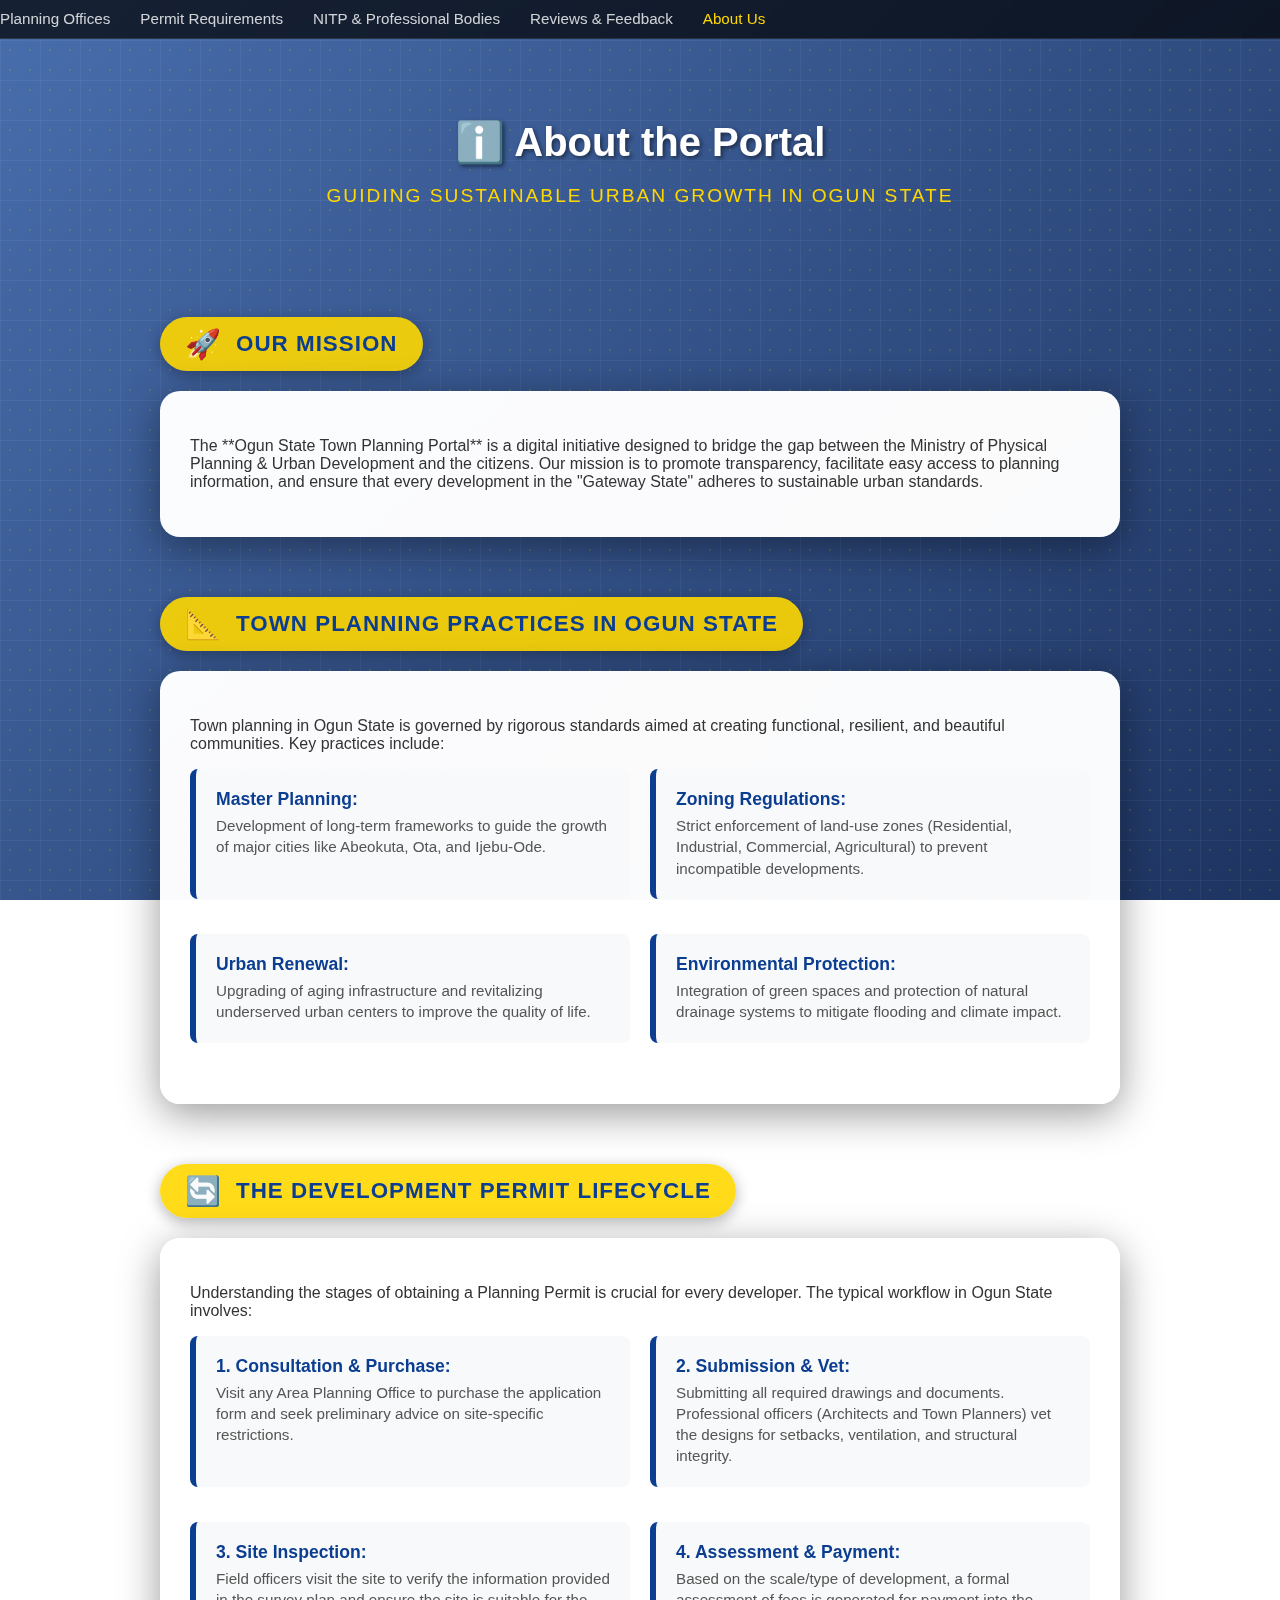
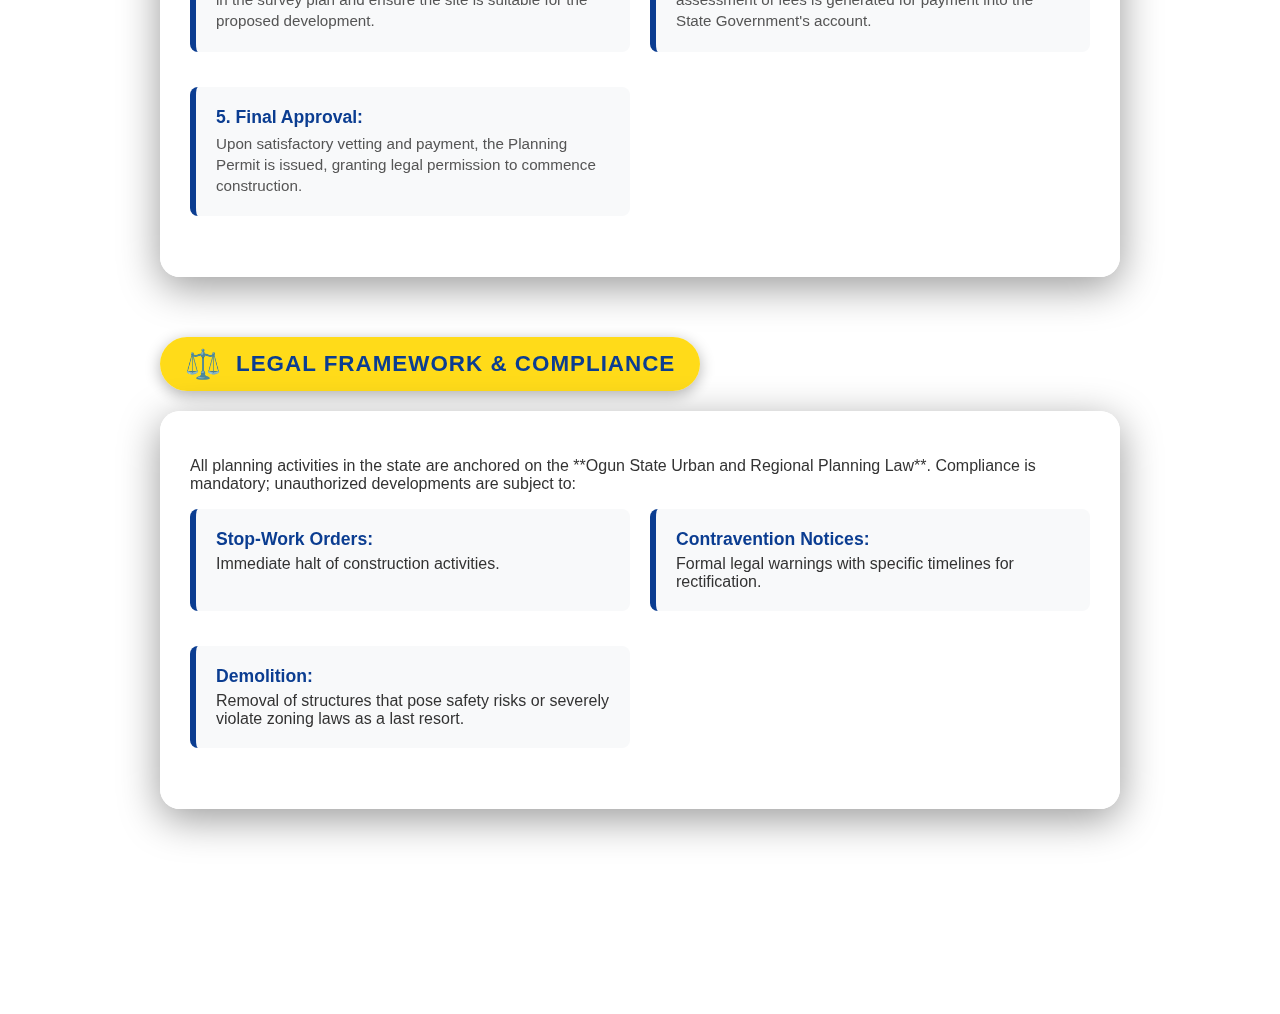
<file: about.html>
<!DOCTYPE html>
<html lang="en">

<head>
    <meta charset="UTF-8">
    <meta name="viewport" content="width=device-width, initial-scale=1.0">
    <title>About Us – Ogun State Town Planning Portal</title>
    <link rel="stylesheet" href="style.css">
    <link rel="manifest" href="manifest.json">
    <meta name="theme-color" content="#0b3d91">
    <meta name="mobile-web-app-capable" content="yes">
    <meta name="apple-mobile-web-app-status-bar-style" content="black-translucent">
</head>

<body>
    <nav class="main-nav">
        <ul>
            <li><a href="index.html">Planning Offices</a></li>
            <li><a href="requirements.html">Permit Requirements</a></li>
            <li><a href="nitp.html">NITP & Professional Bodies</a></li>
            <li><a href="reviews.html">Reviews & Feedback</a></li>
            <li><a href="about.html" class="active">About Us</a></li>
        </ul>
    </nav>

    <header>
        <h1>ℹ️ About the Portal</h1>
        <p class="subtitle">Guiding Sustainable Urban Growth in Ogun State</p>
    </header>

    <main class="requirements-container">
        <!-- Our Mission Section -->
        <section class="request-section">
            <div class="section-title">
                <span class="icon">🚀</span>
                <h2>Our Mission</h2>
            </div>
            <div class="info-card">
                <p>The **Ogun State Town Planning Portal** is a digital initiative designed to bridge the gap between
                    the Ministry of Physical Planning & Urban Development and the citizens. Our mission is to promote
                    transparency, facilitate easy access to planning information, and ensure that every development in
                    the "Gateway State" adheres to sustainable urban standards.</p>
            </div>
        </section>

        <!-- Planning Practices Section -->
        <section class="request-section">
            <div class="section-title">
                <span class="icon">📐</span>
                <h2>Town Planning Practices in Ogun State</h2>
            </div>
            <div class="info-card">
                <p>Town planning in Ogun State is governed by rigorous standards aimed at creating functional,
                    resilient, and beautiful communities. Key practices include:</p>
                <ul class="doc-list">
                    <li>
                        <strong>Master Planning:</strong>
                        <p>Development of long-term frameworks to guide the growth of major cities like Abeokuta, Ota,
                            and Ijebu-Ode.</p>
                    </li>
                    <li>
                        <strong>Zoning Regulations:</strong>
                        <p>Strict enforcement of land-use zones (Residential, Industrial, Commercial, Agricultural) to
                            prevent incompatible developments.</p>
                    </li>
                    <li>
                        <strong>Urban Renewal:</strong>
                        <p>Upgrading of aging infrastructure and revitalizing underserved urban centers to improve the
                            quality of life.</p>
                    </li>
                    <li>
                        <strong>Environmental Protection:</strong>
                        <p>Integration of green spaces and protection of natural drainage systems to mitigate flooding
                            and climate impact.</p>
                    </li>
                </ul>
            </div>
        </section>

        <!-- Permit Processing Lifecycle -->
        <section class="request-section">
            <div class="section-title">
                <span class="icon">🔄</span>
                <h2>The Development Permit Lifecycle</h2>
            </div>
            <div class="info-card">
                <p>Understanding the stages of obtaining a Planning Permit is crucial for every developer. The typical
                    workflow in Ogun State involves:</p>
                <ul class="doc-list">
                    <li>
                        <strong>1. Consultation & Purchase:</strong>
                        <p>Visit any Area Planning Office to purchase the application form and seek preliminary advice
                            on site-specific restrictions.</p>
                    </li>
                    <li>
                        <strong>2. Submission & Vet:</strong>
                        <p>Submitting all required drawings and documents. Professional officers (Architects and Town
                            Planners) vet the designs for setbacks, ventilation, and structural integrity.</p>
                    </li>
                    <li>
                        <strong>3. Site Inspection:</strong>
                        <p>Field officers visit the site to verify the information provided in the survey plan and
                            ensure the site is suitable for the proposed development.</p>
                    </li>
                    <li>
                        <strong>4. Assessment & Payment:</strong>
                        <p>Based on the scale/type of development, a formal assessment of fees is generated for payment
                            into the State Government's account.</p>
                    </li>
                    <li>
                        <strong>5. Final Approval:</strong>
                        <p>Upon satisfactory vetting and payment, the Planning Permit is issued, granting legal
                            permission to commence construction.</p>
                    </li>
                </ul>
            </div>
        </section>

        <!-- Legal Framework -->
        <section class="request-section">
            <div class="section-title">
                <span class="icon">⚖️</span>
                <h2>Legal Framework & Compliance</h2>
            </div>
            <div class="info-card">
                <p>All planning activities in the state are anchored on the **Ogun State Urban and Regional Planning
                    Law**. Compliance is mandatory; unauthorized developments are subject to:</p>
                <ul class="doc-list">
                    <li><strong>Stop-Work Orders:</strong> Immediate halt of construction activities.</li>
                    <li><strong>Contravention Notices:</strong> Formal legal warnings with specific timelines for
                        rectification.</li>
                    <li><strong>Demolition:</strong> Removal of structures that pose safety risks or severely violate
                        zoning laws as a last resort.</li>
                </ul>
            </div>
        </section>
    </main>

    <footer>
        <p>© 2026 Ogun State Planning Directory • Ministry of Physical Planning and Urban Development</p>
    </footer>

    <script src="script.js"></script>
</body>

</html>
</file>
<file: style.css>
* {
    box-sizing: border-box;
    font-family: 'Inter', -apple-system, BlinkMacSystemFont, "Segoe UI", Roboto, Helvetica, Arial, sans-serif;
}

.main-nav {
    background: rgba(0, 0, 0, 0.7);
    backdrop-filter: blur(15px);
    padding: 10px 0;
    position: sticky;
    top: 0;
    z-index: 1000;
    border-bottom: 1px solid rgba(255, 255, 255, 0.1);
}

.nav-container {
    max-width: 1200px;
    margin: 0 auto;
    padding: 0 20px;
    display: flex;
    justify-content: space-between;
    align-items: center;
}

.logo-link {
    text-decoration: none;
    display: flex;
    align-items: center;
}

.logo-text {
    font-size: 1.2rem;
    font-weight: 800;
    color: #FFD700;
    text-transform: uppercase;
    letter-spacing: 1.5px;
    text-shadow: 2px 2px 4px rgba(0, 0, 0, 0.4);
    white-space: nowrap;
    display: flex;
    align-items: center;
    gap: 8px;
}

.logo-text::before {
    content: "🏛️";
    font-size: 1.4rem;
}

.main-nav ul {
    list-style: none;
    margin: 0;
    padding: 0;
    display: flex;
    gap: 30px;
}

.main-nav a {
    color: #fff;
    text-decoration: none;
    font-weight: 500;
    font-size: 0.95rem;
    transition: all 0.3s;
    opacity: 0.8;
}

.main-nav a:hover,
.main-nav a.active {
    color: #FFD700;
    opacity: 1;
}

.menu-toggle {
    display: none;
    flex-direction: column;
    justify-content: space-between;
    width: 30px;
    height: 21px;
    background: transparent;
    border: none;
    cursor: pointer;
    padding: 0;
}

.menu-toggle span {
    width: 100%;
    height: 3px;
    background-color: #FFD700;
    transition: all 0.3s ease;
    border-radius: 3px;
}

body {
    margin: 0;
    min-height: 100vh;
    /* Premium Smart City Cinematic Background */
    background: linear-gradient(135deg, rgba(11, 61, 145, 0.75), rgba(5, 30, 80, 0.9)),
        url('https://images.unsplash.com/photo-1486406146926-c627a92ad1ab?q=80&w=2500&auto=format&fit=crop');
    background-size: cover;
    background-position: center;
    background-attachment: fixed;
    color: #fff;
    display: flex;
    flex-direction: column;
    overflow-x: hidden;
    animation: backgroundShift 20s infinite alternate ease-in-out;
}

/* Technical Planning Grid Overlay */
body::before {
    content: "";
    position: fixed;
    top: 0;
    left: 0;
    width: 100%;
    height: 100%;
    background-image:
        linear-gradient(rgba(255, 255, 255, 0.05) 1px, transparent 1px),
        linear-gradient(90deg, rgba(255, 255, 255, 0.05) 1px, transparent 1px);
    background-size: 40px 40px;
    z-index: -1;
    pointer-events: none;
}

/* Blueprint Dot Pattern Overlay */
body::after {
    content: "";
    position: fixed;
    top: 0;
    left: 0;
    width: 100%;
    height: 100%;
    background-image: radial-gradient(rgba(255, 215, 0, 0.15) 1px, transparent 0);
    background-size: 20px 20px;
    z-index: -1;
    pointer-events: none;
}

@keyframes backgroundShift {
    from {
        background-position: 50% 50%;
    }

    to {
        background-position: 55% 55%;
    }
}

header {
    padding: 60px 20px;
    text-align: center;
}

header h1 {
    font-size: 2.5rem;
    margin: 20px 0 10px;
    text-shadow: 2px 2px 4px rgba(0, 0, 0, 0.5);
    font-weight: 800;
}

.subtitle {
    font-size: 1.2rem;
    color: #FFD700;
    margin-bottom: 30px;
    font-weight: 500;
    text-transform: uppercase;
    letter-spacing: 2px;
}

.logo-container {
    display: flex;
    justify-content: center;
    gap: 30px;
    margin-bottom: 20px;
}

.logo {
    height: 80px;
    width: auto;
    object-fit: contain;
    filter: drop-shadow(0 4px 8px rgba(0, 0, 0, 0.3));
    background: rgba(255, 255, 255, 0.1);
    padding: 10px;
    border-radius: 12px;
}

.search-container {
    display: flex;
    max-width: 650px;
    margin: 0 auto;
    background: rgba(255, 255, 255, 0.15);
    padding: 6px;
    border-radius: 60px;
    backdrop-filter: blur(15px);
    border: 1px solid rgba(255, 255, 255, 0.25);
    box-shadow: 0 15px 35px rgba(0, 0, 0, 0.4);
    transition: all 0.4s cubic-bezier(0.175, 0.885, 0.32, 1.275);
}

.search-container:focus-within {
    transform: scale(1.02);
    background: rgba(255, 255, 255, 0.2);
    border-color: #FFD700;
    box-shadow: 0 0 30px rgba(255, 215, 0, 0.3), 0 15px 45px rgba(0, 0, 0, 0.5);
}

header input {
    flex-grow: 1;
    padding: 12px 30px;
    border-radius: 60px 0 0 60px;
    border: none;
    outline: none;
    font-size: 1.1rem;
    background: transparent;
    color: #fff;
    font-weight: 500;
}

header input::placeholder {
    color: rgba(255, 255, 255, 0.6);
}

#searchBtn {
    padding: 12px 40px;
    border-radius: 60px;
    border: none;
    background: linear-gradient(135deg, #FFD700, #FFB900);
    color: #0b3d91;
    font-weight: 800;
    text-transform: uppercase;
    letter-spacing: 1px;
    cursor: pointer;
    font-size: 0.9rem;
    box-shadow: 0 4px 15px rgba(255, 215, 0, 0.4);
    transition: all 0.3s ease;
    display: flex;
    align-items: center;
    gap: 8px;
}

#searchBtn:hover {
    background: linear-gradient(135deg, #FFF, #FFD700);
    transform: translateY(-2px);
    box-shadow: 0 8px 25px rgba(255, 215, 0, 0.6);
}

#searchBtn:active {
    transform: translateY(0);
}

/* Feedback Form Styles */
.feedback-form {
    display: flex;
    flex-direction: column;
    gap: 20px;
}

.form-group {
    display: flex;
    flex-direction: column;
    gap: 8px;
}

.form-group label {
    font-weight: 600;
    color: #0b3d91;
}

.form-group input,
.form-group select,
.form-group textarea {
    padding: 12px 15px;
    border-radius: 8px;
    border: 1px solid #ddd;
    font-size: 1rem;
    outline: none;
    transition: border-color 0.3s, box-shadow 0.3s;
}

.form-group input:focus,
.form-group select:focus,
.form-group textarea:focus {
    border-color: #FFD700;
    box-shadow: 0 0 10px rgba(255, 215, 0, 0.2);
}

/* Star Rating Style */
.rating-input {
    display: flex;
    flex-direction: row-reverse;
    justify-content: flex-end;
    gap: 5px;
}

.rating-input input {
    display: none;
}

.rating-input label {
    font-size: 2rem;
    color: #ddd;
    cursor: pointer;
    transition: color 0.3s;
}

.rating-input label:hover,
.rating-input label:hover~label,
.rating-input input:checked~label {
    color: #FFD700;
}

/* Reviews Grid */
.reviews-grid {
    display: grid;
    grid-template-columns: repeat(auto-fill, minmax(300px, 1fr));
    gap: 20px;
}

.review-card {
    background: rgba(255, 255, 255, 0.98);
    padding: 25px;
    border-radius: 12px;
    color: #333;
    box-shadow: 0 4px 15px rgba(0, 0, 0, 0.2);
    border-top: 5px solid #FFD700;
    animation: fadeIn 0.5s ease forwards;
}

.review-card h4 {
    margin: 0;
    color: #0b3d91;
    font-size: 1.2rem;
}

.review-card .category {
    font-size: 0.8rem;
    color: #777;
    margin-bottom: 10px;
    font-style: italic;
}

.review-card .rating-display {
    color: #FFD700;
    margin-bottom: 10px;
}

.review-card .comment {
    font-size: 0.95rem;
    line-height: 1.5;
    color: #444;
}

.review-card .date {
    font-size: 0.75rem;
    color: #aaa;
    margin-top: 15px;
    text-align: right;
}

/* PWA Install Banner */
.install-banner {
    background: rgba(255, 255, 255, 0.15);
    backdrop-filter: blur(10px);
    border: 1px solid rgba(255, 215, 0, 0.3);
    border-radius: 15px;
    padding: 15px;
    margin: 20px auto;
    max-width: 400px;
    text-align: center;
    color: #fff;
    box-shadow: 0 4px 15px rgba(0, 0, 0, 0.2);
    animation: fadeIn 0.8s ease-out;
}

.install-banner p {
    margin: 0 0 10px 0;
    font-weight: 500;
}

.download-btn {
    display: inline-block;
    margin-top: 20px;
    padding: 12px 30px;
    background: #FFD700;
    color: #0b3d91;
    text-decoration: none;
    font-weight: 800;
    border-radius: 50px;
    border: none;
    cursor: pointer;
    font-size: 1rem;
    transition: all 0.3s ease;
    box-shadow: 0 4px 15px rgba(255, 215, 0, 0.4);
}

.download-btn:hover {
    background: #fff;
    transform: translateY(-2px);
    box-shadow: 0 8px 25px rgba(255, 215, 0, 0.6);
}

#officeList {
    padding: 20px;
    max-width: 1000px;
    margin: 0 auto;
    display: grid;
    grid-template-columns: repeat(auto-fill, minmax(300px, 1fr));
    gap: 20px;
    flex-grow: 1;
}

.office-card {
    background: rgba(255, 255, 255, 0.95);
    padding: 25px;
    border-radius: 12px;
    color: #333;
    box-shadow: 0 4px 15px rgba(0, 0, 0, 0.2);
    border-top: 5px solid #0b3d91;
    transition: transform 0.3s ease, box-shadow 0.3s ease;
    animation: fadeIn 0.5s ease forwards;
}

.office-card:hover {
    transform: translateY(-5px);
    box-shadow: 0 10px 25px rgba(0, 0, 0, 0.3);
}

.office-card h2 {
    margin: 0 0 15px 0;
    font-size: 1.4rem;
    color: #0b3d91;
}

.office-card p {
    margin: 8px 0;
    font-size: 0.95rem;
    line-height: 1.5;
}

.office-card strong {
    color: #0b3d91;
}

.map-link {
    color: #0b3d91;
    text-decoration: none;
    font-weight: 500;
    transition: color 0.3s, border-bottom 0.3s;
    border-bottom: 1px solid transparent;
}

.map-link:hover {
    color: #FFD700;
    border-bottom: 1px solid #FFD700;
}

footer {
    text-align: center;
    padding: 40px 20px;
    color: rgba(255, 255, 255, 0.7);
    font-size: 0.9rem;
}

.requirements-container {
    padding: 20px;
    max-width: 1000px;
    margin: 0 auto;
    flex-grow: 1;
}

.request-section {
    margin-bottom: 60px;
}

.section-title {
    display: flex;
    align-items: center;
    gap: 15px;
    margin-bottom: 20px;
    background: rgba(255, 215, 0, 0.9);
    padding: 10px 25px;
    border-radius: 50px;
    width: fit-content;
    box-shadow: 0 4px 15px rgba(0, 0, 0, 0.3);
}

.section-title .icon {
    font-size: 1.8rem;
}

.section-title h2 {
    margin: 0;
    color: #0b3d91;
    font-size: 1.4rem;
    text-transform: uppercase;
    letter-spacing: 1px;
}

.info-card {
    background: rgba(255, 255, 255, 0.98);
    padding: 30px;
    border-radius: 20px;
    color: #333;
    box-shadow: 0 10px 40px rgba(0, 0, 0, 0.4);
    animation: fadeIn 0.6s ease forwards;
}

.info-card h2 {
    color: #0b3d91;
    margin-top: 0;
    border-bottom: 2px solid #FFD700;
    padding-bottom: 10px;
    margin-bottom: 25px;
}

.doc-list {
    list-style: none;
    padding: 0;
    display: grid;
    grid-template-columns: repeat(auto-fit, minmax(400px, 1fr));
    gap: 20px;
}

.doc-list li {
    background: #f8f9fa;
    margin-bottom: 15px;
    padding: 20px;
    border-left: 6px solid #0b3d91;
    border-radius: 8px;
    transition: transform 0.2s;
}

.doc-list li:hover {
    transform: translateX(10px);
}

.doc-list strong {
    color: #0b3d91;
    display: block;
    font-size: 1.1rem;
    margin-bottom: 5px;
}

.doc-list p {
    margin: 0;
    font-size: 0.95rem;
    color: #555;
    line-height: 1.4;
}

.special-note {
    background: #fff9db;
    padding: 20px;
    border-radius: 10px;
    border: 1px dashed #fab005;
    margin-top: 30px;
}

.special-note p {
    margin: 0;
    font-size: 0.9rem;
    color: #862e00;
}

.error-message {
    grid-column: 1 / -1;
    background: rgba(255, 255, 255, 0.9);
    padding: 30px;
    border-radius: 15px;
    text-align: center;
    color: #0b3d91;
    border-left: 10px solid #FFD700;
    box-shadow: 0 10px 30px rgba(0, 0, 0, 0.3);
    animation: fadeIn 0.4s ease-out;
    max-width: 500px;
    margin: 20px auto;
}

.error-message .icon {
    font-size: 3rem;
    display: block;
    margin-bottom: 10px;
}

.error-message p {
    font-size: 1.2rem;
    font-weight: 600;
    margin: 0;
}

.office-details h3 {
    margin-top: 0;
    color: #0b3d91;
    font-size: 1.5rem;
    border-bottom: 1px solid #FFD700;
    padding-bottom: 5px;
    margin-bottom: 15px;
}

@keyframes fadeIn {
    from {
        opacity: 0;
        transform: translateY(20px);
    }

    to {
        opacity: 1;
        transform: translateY(0);
    }
}

@media (max-width: 992px) {
    .main-nav ul {
        gap: 15px;
    }

    .main-nav a {
        font-size: 0.85rem;
    }

    .doc-list {
        grid-template-columns: 1fr;
    }
}

@media (max-width: 768px) {
    .menu-toggle {
        display: flex;
    }

    .main-nav {
        padding: 5px 0;
    }

    .main-nav ul {
        position: fixed;
        top: 50px;
        left: -100%;
        width: 100%;
        height: calc(100vh - 50px);
        background: rgba(5, 30, 80, 0.98);
        backdrop-filter: blur(20px);
        flex-direction: column;
        align-items: center;
        justify-content: center;
        gap: 30px;
        transition: 0.3s;
        z-index: 999;
    }

    .main-nav ul.active {
        left: 0;
    }

    .main-nav a {
        font-size: 1.2rem;
    }

    .menu-toggle.active span:nth-child(1) {
        transform: translateY(9px) rotate(45deg);
    }

    .menu-toggle.active span:nth-child(2) {
        opacity: 0;
    }

    .menu-toggle.active span:nth-child(3) {
        transform: translateY(-9px) rotate(-45deg);
    }

    header {
        padding: 30px 15px;
    }

    header h1 {
        font-size: 1.8rem;
        margin: 10px 0 5px;
    }

    .logo {
        height: 50px;
    }

    .subtitle {
        font-size: 0.85rem;
        letter-spacing: 1px;
        margin-bottom: 20px;
    }

    .search-container {
        flex-direction: column;
        border-radius: 15px;
        gap: 8px;
        padding: 10px;
    }

    header input {
        border-radius: 8px;
        padding: 10px;
        font-size: 1rem;
    }

    #searchBtn {
        padding: 12px;
        font-size: 0.85rem;
        border-radius: 8px;
    }

    .rating-input label {
        font-size: 2rem;
    }

    .info-card {
        padding: 15px;
        border-radius: 15px;
    }

    .section-title {
        padding: 8px 20px;
    }

    .section-title h2 {
        font-size: 1rem;
    }

    .office-card,
    .review-card {
        padding: 15px;
    }

    .office-card h2 {
        font-size: 1.2rem;
    }

    .office-card p,
    .review-card .comment {
        font-size: 0.85rem;
    }

    .error-message {
        padding: 12px 20px;
        margin: 15px auto;
        max-width: 90%;
        border-left-width: 5px;
        font-size: 0.9rem;
        box-shadow: 0 5px 15px rgba(0, 0, 0, 0.2);
    }

    .error-message .icon {
        font-size: 1.8rem;
        margin-bottom: 5px;
    }

    .error-message p {
        font-size: 1rem;
    }

    #formStatus {
        font-size: 0.9rem;
        padding: 10px;
    }

    .install-banner {
        margin: 10px;
        padding: 10px;
        font-size: 0.9rem;
    }
}

@media (max-width: 480px) {
    header h1 {
        font-size: 1.7rem;
    }

    .logo-text {
        font-size: 1rem;
        letter-spacing: 1px;
    }

    .logo-text::before {
        font-size: 1.2rem;
    }

    .form-group label {
        font-size: 0.9rem;
    }

    .download-btn {
        padding: 10px 20px;
        font-size: 0.9rem;
    }

    .error-message {
        padding: 6px 10px;
        max-width: 85%;
        margin: 8px auto;
        border-left-width: 3px;
        border-radius: 10px;
    }

    .error-message p {
        font-size: 0.8rem;
        word-wrap: break-word;
        line-height: 1.1;
        margin: 0;
    }

    .error-message .icon {
        font-size: 1.1rem;
        margin-bottom: 0;
    }
}
</file>
